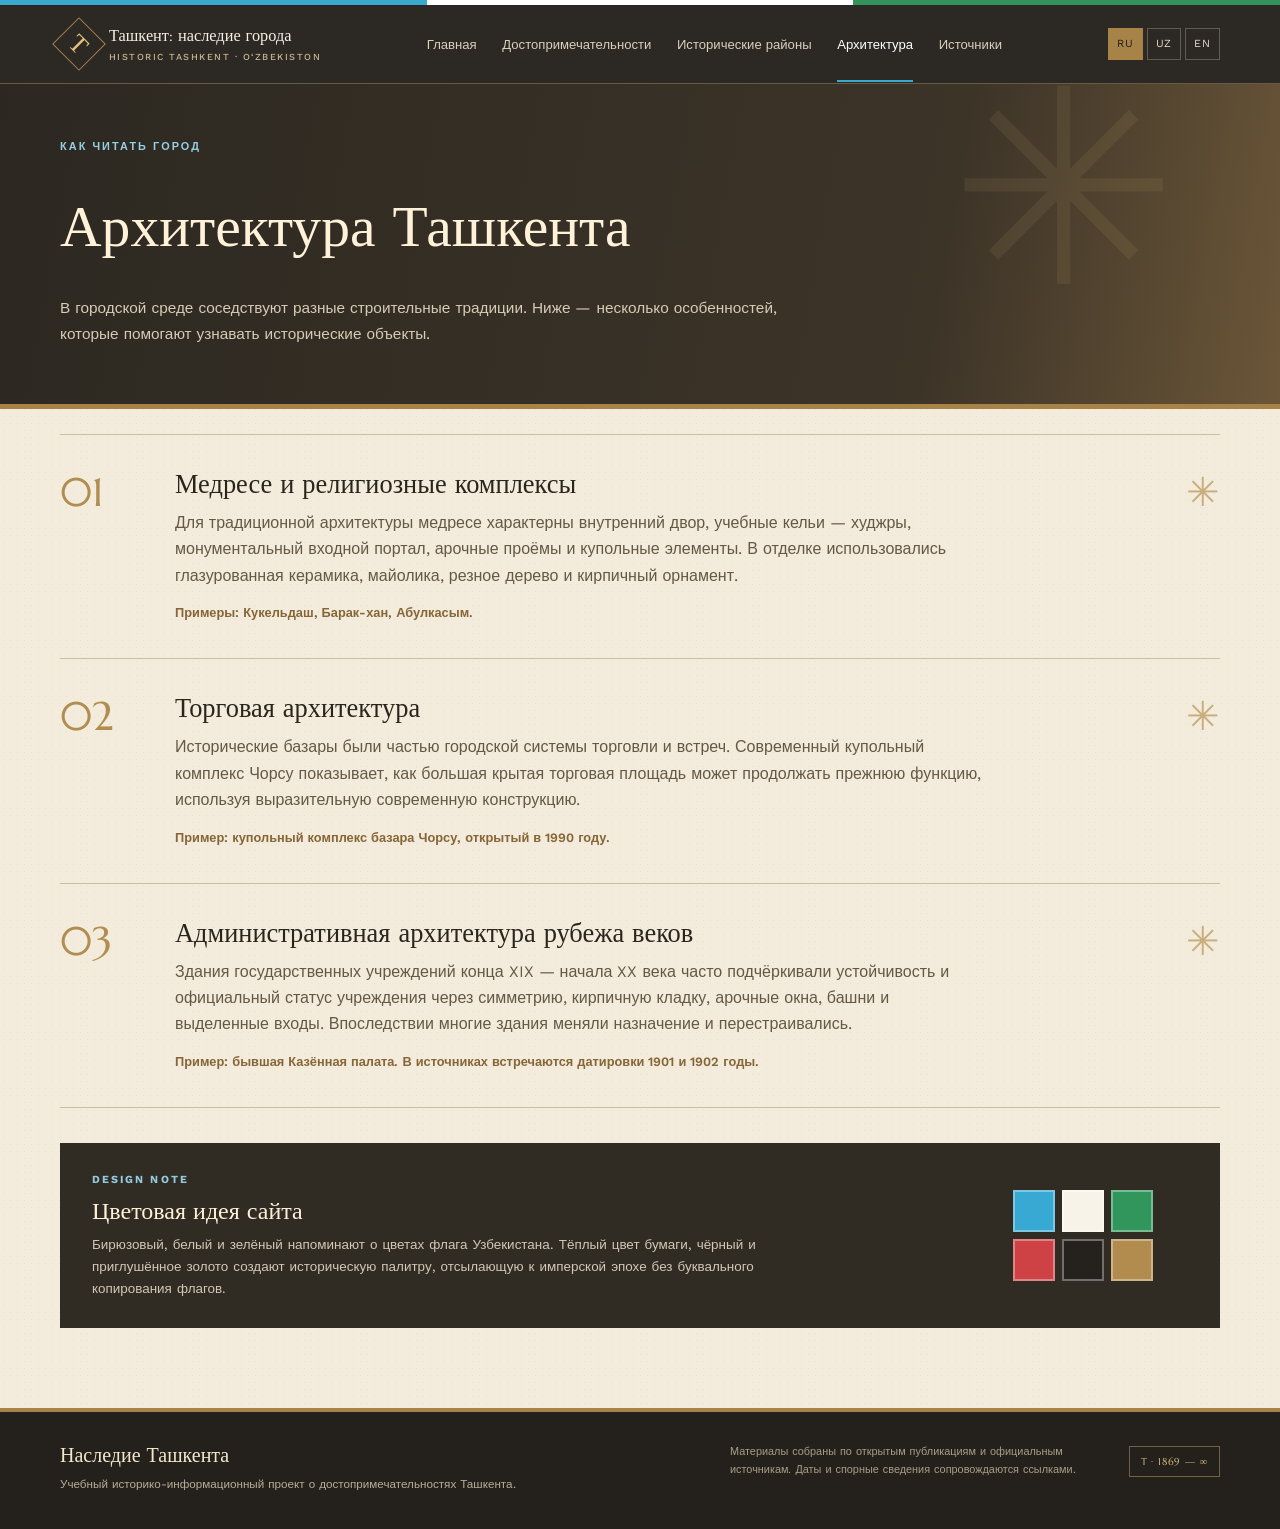
<file: architecture.html>
<!DOCTYPE html>
<html lang="ru">
<head>
  <meta charset="UTF-8">
  <meta name="viewport" content="width=device-width, initial-scale=1, viewport-fit=cover">
  <meta name="theme-color" content="#29251e">
  <meta name="description" content="Исторические здания, медресе, рынки и архитектурное наследие Ташкента.">
  <title>Наследие Ташкента</title>
  <link rel="stylesheet" href="css/site.css">
  <script defer src="js/site.js"></script>
</head>
<body>
  <div id="app" data-page="architecture"><noscript>Для отображения материалов включите JavaScript.</noscript></div>
</body>
</html>
</file>
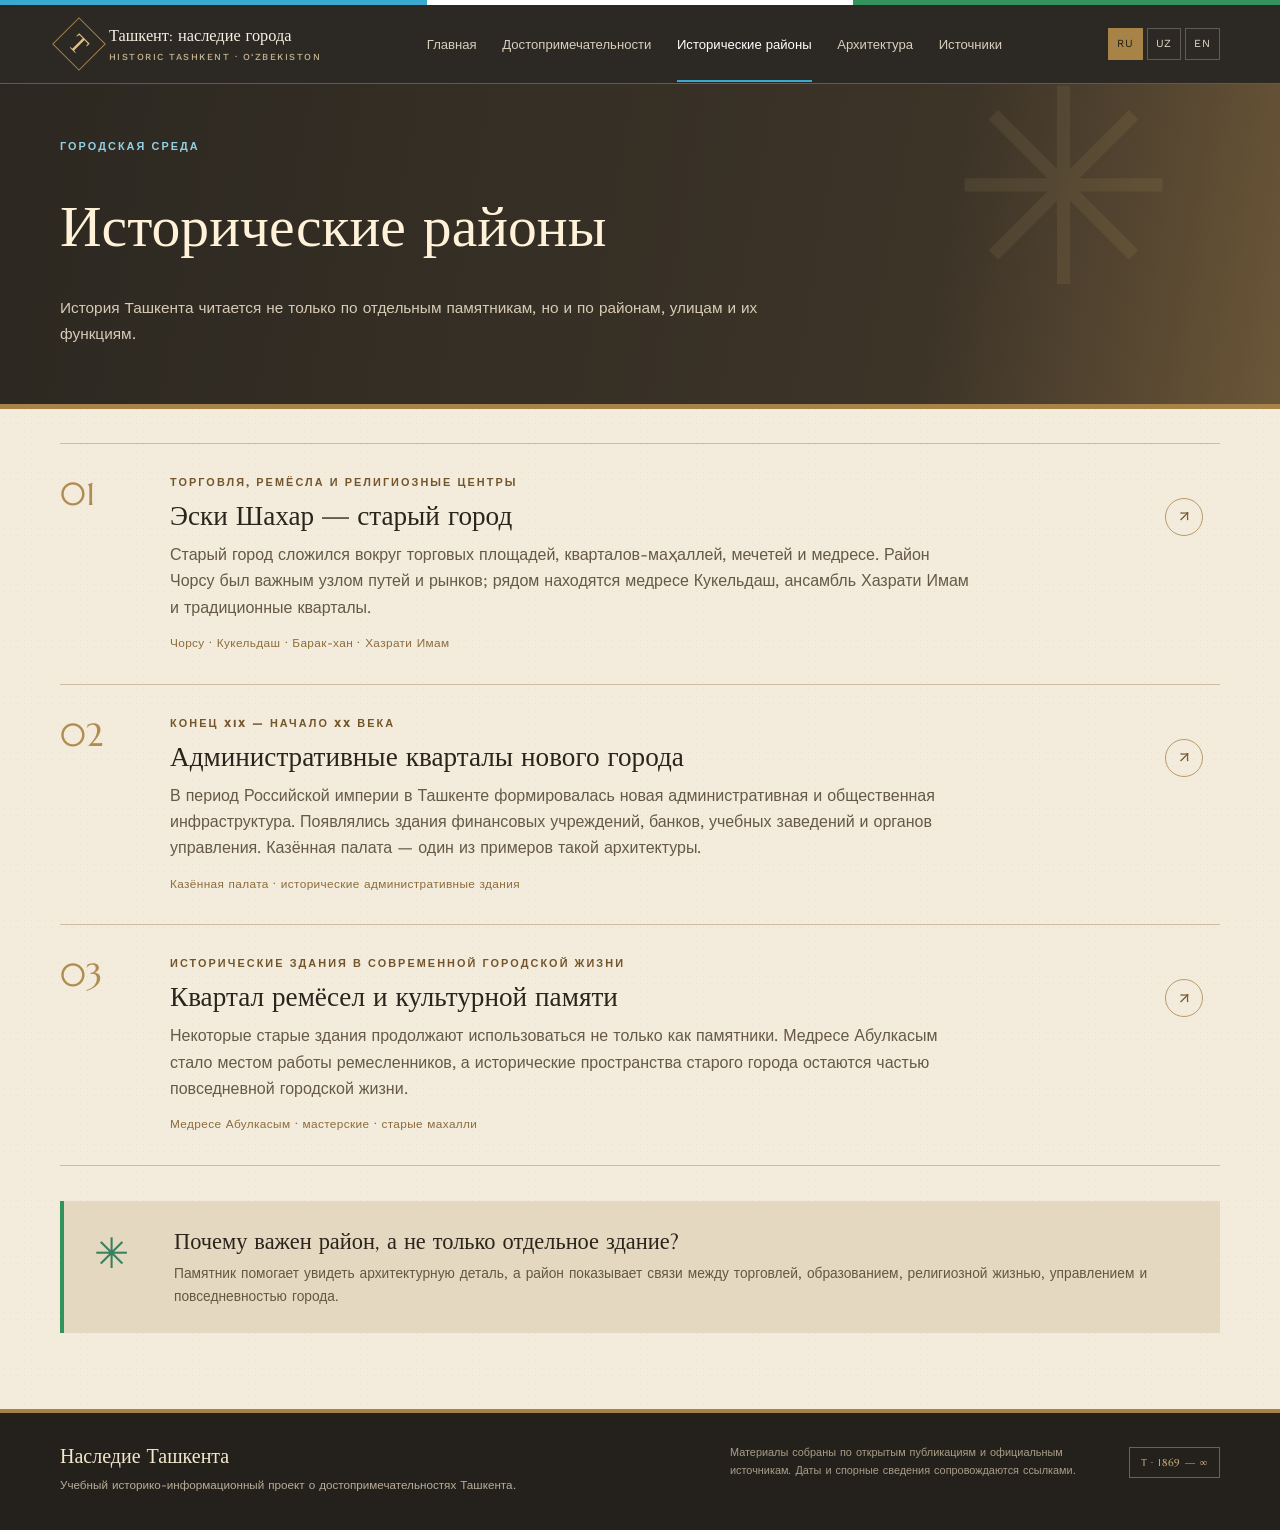
<file: districts.html>
<!DOCTYPE html>
<html lang="ru">
<head>
  <meta charset="UTF-8">
  <meta name="viewport" content="width=device-width, initial-scale=1, viewport-fit=cover">
  <meta name="theme-color" content="#29251e">
  <meta name="description" content="Исторические здания, медресе, рынки и архитектурное наследие Ташкента.">
  <title>Наследие Ташкента</title>
  <link rel="stylesheet" href="css/site.css">
  <script defer src="js/site.js"></script>
</head>
<body>
  <div id="app" data-page="districts"><noscript>Для отображения материалов включите JavaScript.</noscript></div>
</body>
</html>
</file>
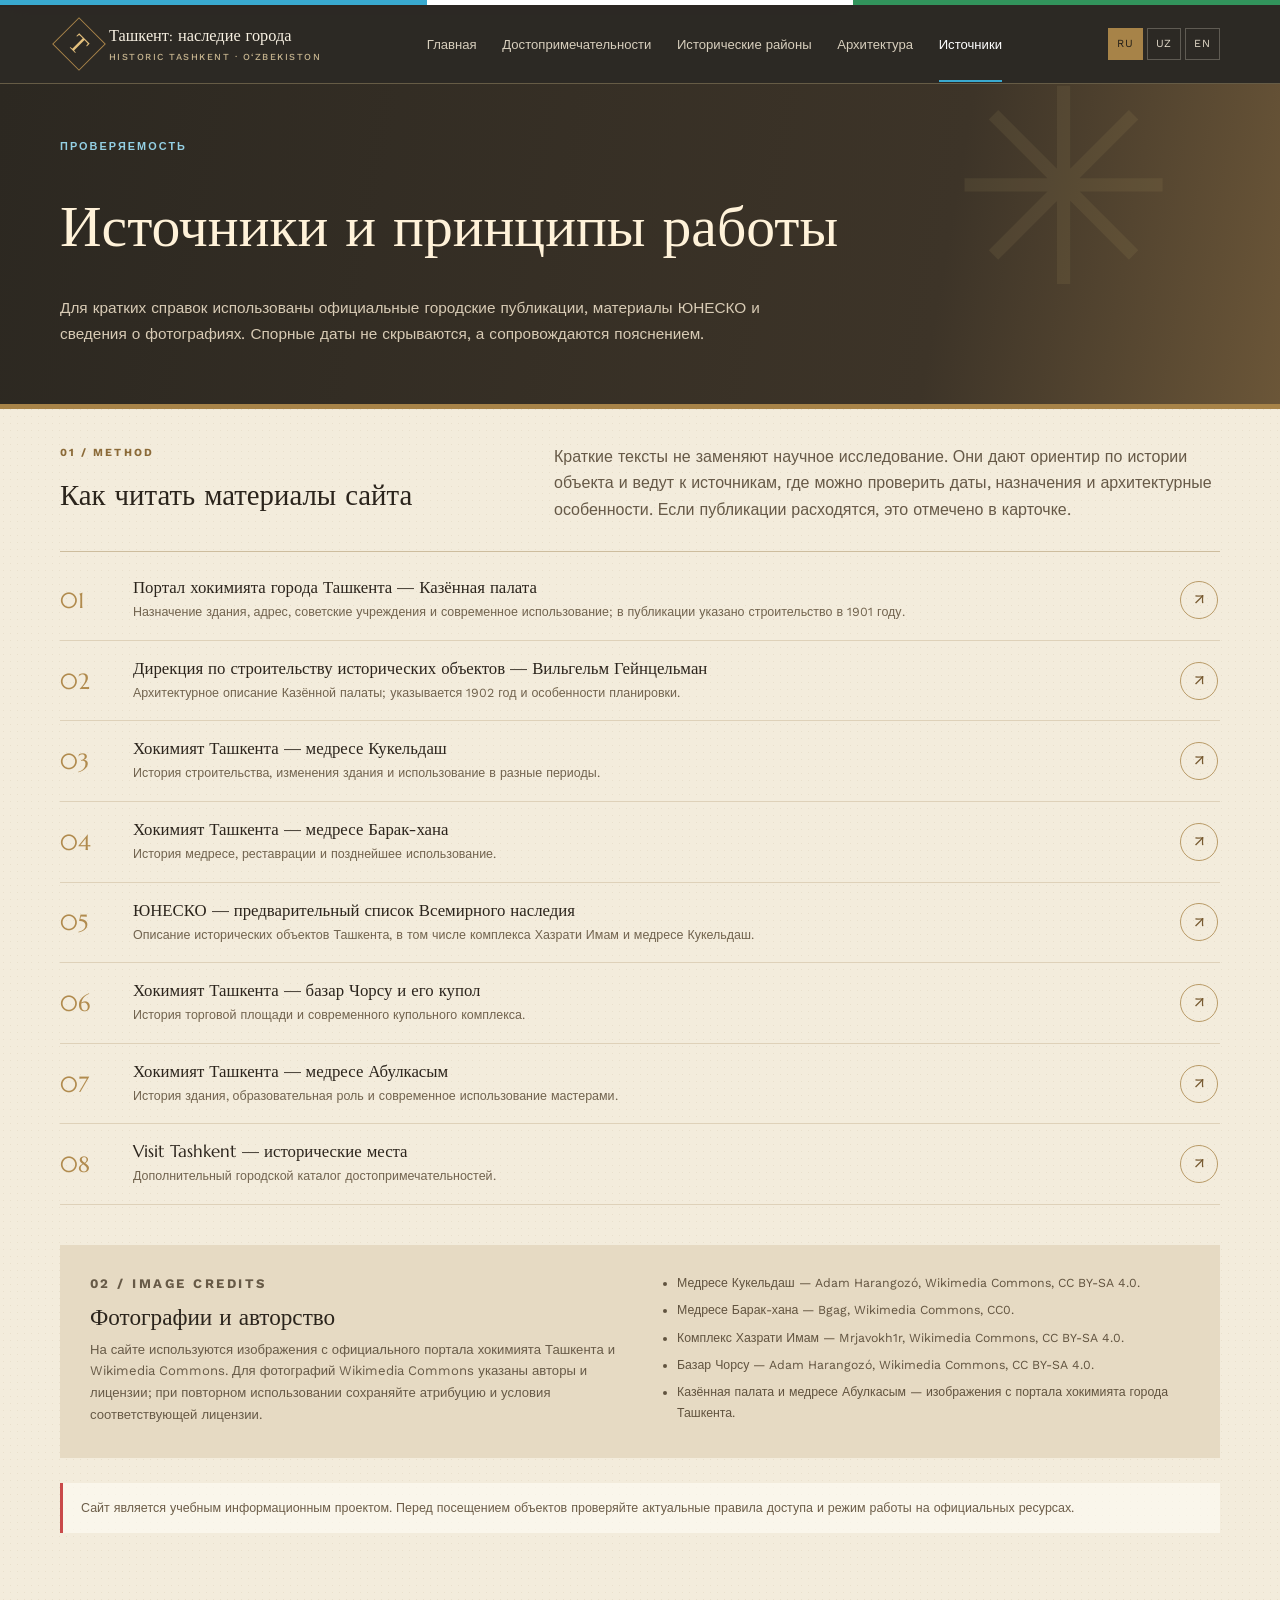
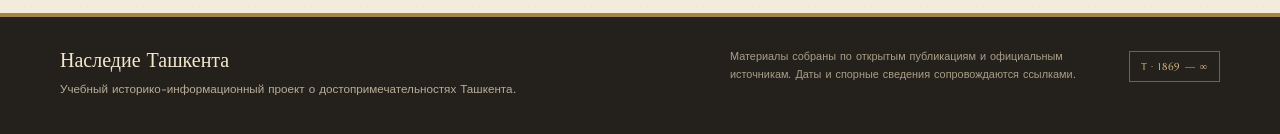
<file: sources.html>
<!DOCTYPE html>
<html lang="ru">
<head>
  <meta charset="UTF-8">
  <meta name="viewport" content="width=device-width, initial-scale=1, viewport-fit=cover">
  <meta name="theme-color" content="#29251e">
  <meta name="description" content="Исторические здания, медресе, рынки и архитектурное наследие Ташкента.">
  <title>Наследие Ташкента</title>
  <link rel="stylesheet" href="css/site.css">
  <script defer src="js/site.js"></script>
</head>
<body>
  <div id="app" data-page="sources"><noscript>Для отображения материалов включите JavaScript.</noscript></div>
</body>
</html>
</file>
<file: css/site.css>
@import url('https://fonts.googleapis.com/css2?family=Marcellus&family=Work+Sans:wght@400;500;600;700&display=swap');
:root{--ink:#2b241c;--muted:#746858;--paper:#f3ecdc;--paper-light:#fbf8f0;--paper-deep:#e8dcc5;--line:#d5c6aa;--gold:#a78348;--gold-dark:#74552b;--uz-blue:#39a9cf;--uz-green:#32945c;--uz-red:#c94a4a;--imperial-black:#25221d;--shadow:0 18px 45px rgba(52,39,20,.12);--serif:'Marcellus',Georgia,serif;--sans:'Work Sans',Arial,sans-serif}
*{box-sizing:border-box}html{scroll-behavior:smooth;scroll-padding-top:88px}body{margin:0;background:var(--paper);color:var(--ink);font-family:var(--sans);line-height:1.65;background-image:radial-gradient(rgba(130,102,57,.09) .6px,transparent .6px);background-size:7px 7px}a{color:inherit;text-decoration:none}button{font:inherit}.wrap{width:min(1160px,calc(100% - 48px));margin:0 auto}
.flag-ribbon{height:5px;display:flex;background:#fff}.flag-ribbon i,.flag-ribbon b{display:block;flex:1}.flag-ribbon i:first-child{background:var(--uz-blue);box-shadow:0 2px 0 var(--uz-red)}.flag-ribbon b{background:#fff;box-shadow:0 2px 0 var(--uz-red)}.flag-ribbon i:last-child{background:var(--uz-green)}
.site-header{position:sticky;top:0;z-index:20;background:rgba(38,35,30,.97);color:#f8f1e2;border-bottom:1px solid rgba(211,185,133,.35);backdrop-filter:blur(12px)}.header-inner{min-height:78px;display:flex;align-items:center;gap:28px}.brand{display:flex;align-items:center;gap:11px;min-width:215px;font-family:var(--serif);font-size:1.02rem;line-height:1.2}.brand small{display:block;font:500 .58rem var(--sans);letter-spacing:.16em;color:#c7b58f;margin-top:5px}.brand-mark{width:38px;height:38px;border:1px solid var(--gold);color:#e5c17d;display:grid;place-items:center;font:1.6rem var(--serif);transform:rotate(45deg)}.brand-mark::first-letter{transform:rotate(-45deg)}.main-nav{display:flex;align-items:center;justify-content:center;gap:clamp(12px,2vw,28px);flex:1}.main-nav a{font-size:.82rem;color:#d8cfbd;padding:28px 0 24px;border-bottom:2px solid transparent;transition:.2s}.main-nav a:hover,.main-nav a.active{color:#fff;border-color:var(--uz-blue)}.lang-switch{display:flex;gap:4px}.lang-switch button{border:1px solid rgba(246,238,220,.25);background:transparent;color:#e5dccb;padding:6px 8px;font-size:.68rem;letter-spacing:.08em;cursor:pointer}.lang-switch button.active{background:var(--gold);color:#211d17;border-color:var(--gold)}.menu-toggle{display:none;background:none;border:1px solid #75664f;color:#fff;padding:6px 10px;font-size:1.2rem}
.hero-home{position:relative;overflow:hidden;color:#f9f1e1;background:linear-gradient(100deg,rgba(31,29,25,.96) 0%,rgba(37,34,28,.89) 49%,rgba(38,34,28,.56) 100%),url('https://commons.wikimedia.org/wiki/Special:FilePath/Hazrati_Imam_complex.jpg?width=1800') center/cover no-repeat;padding:84px 0 76px;border-bottom:5px solid var(--gold)}.hero-home::before{content:'';position:absolute;inset:0;background:linear-gradient(90deg,transparent 0 70%,rgba(167,131,72,.12));pointer-events:none}.hero-grid{position:relative;display:grid;grid-template-columns:1.05fr .95fr;align-items:center;gap:55px}.eyebrow,.section-kicker{font-size:.68rem;letter-spacing:.19em;text-transform:uppercase;color:var(--gold-dark);font-weight:700}.eyebrow.light{color:#b7ddec}.hero-copy h1{font:clamp(2.7rem,5vw,5rem)/1.08 var(--serif);max-width:750px;margin:19px 0 20px;color:#fff4df;letter-spacing:-.035em}.hero-lead{font-size:1.02rem;color:#ddd2bd;max-width:590px;margin:0}.hero-actions{display:flex;gap:12px;flex-wrap:wrap;margin-top:30px}.btn{min-height:46px;padding:12px 18px;display:inline-flex;align-items:center;justify-content:center;gap:15px;font-size:.8rem;font-weight:600;letter-spacing:.02em;transition:transform .2s,background .2s}.btn:hover{transform:translateY(-2px)}.btn-primary{background:var(--uz-blue);color:#102a35;border:1px solid var(--uz-blue)}.btn-outline{border:1px solid rgba(247,235,207,.55);color:#f6ead4}.btn-dark{background:var(--imperial-black);color:#f5e8ca}.hero-rule{margin-top:46px;display:flex;align-items:center;gap:13px;color:#c6b48f}.hero-rule span{width:45px;height:1px;background:var(--gold)}.hero-rule small{font-size:.68rem;letter-spacing:.16em;text-transform:uppercase}.hero-gallery{height:390px;position:relative}.hero-photo{position:absolute;margin:0;border:7px solid rgba(246,236,215,.85);box-shadow:var(--shadow);overflow:hidden}.hero-photo img{display:block;width:100%;height:100%;object-fit:cover}.hero-photo-main{width:76%;height:82%;right:0;top:0;transform:rotate(1.5deg)}.hero-photo-small{width:48%;height:46%;left:0;bottom:0;transform:rotate(-3deg);border-width:5px}.gallery-stamp{position:absolute;bottom:28px;right:8px;background:var(--gold);color:#282118;width:100px;height:100px;display:grid;place-content:center;text-align:center;font: .62rem/1.7 var(--sans);letter-spacing:.18em;transform:rotate(8deg);box-shadow:var(--shadow)}.gallery-stamp b{font:1rem var(--serif)}.hero-bottom-line{position:absolute;bottom:0;left:0;width:100%;height:5px;background:linear-gradient(90deg,var(--uz-blue) 0 30%,#fff 30% 60%,var(--uz-green) 60% 100%)}
.intro-section{padding-top:74px;padding-bottom:68px}.section-kicker{margin:0 0 15px;color:#8b6a38}.intro-grid{display:grid;grid-template-columns:.8fr 1.2fr;gap:60px;align-items:start}.intro-grid h2,.section-heading h2,.timeline-section h2,.feature-copy h2,.end-callout h2{font:clamp(1.7rem,3vw,2.75rem)/1.2 var(--serif);margin:0;color:#332a1e}.intro-grid>p{margin:0;color:#615646;max-width:690px}.feature-band{background:#e4d8c0;border-top:1px solid #d3c3a5;border-bottom:1px solid #d3c3a5;position:relative;overflow:hidden}.feature-grid{display:grid;grid-template-columns:.95fr 1fr 70px;gap:50px;align-items:center;padding-top:44px;padding-bottom:44px}.feature-image{height:300px;overflow:hidden;border:8px solid var(--paper-light);box-shadow:var(--shadow);transform:rotate(-1.4deg)}.feature-image img{width:100%;height:100%;object-fit:cover;display:block}.feature-copy .eyebrow{margin:0 0 10px}.feature-copy h2{font-size:2.2rem;margin-bottom:13px}.feature-copy>p:not(.eyebrow){color:#5d5141;max-width:550px}.text-link{display:inline-flex;gap:12px;align-items:center;color:#765728;border-bottom:1px solid #a98956;padding:5px 0;font-size:.82rem;font-weight:600}.text-link:hover{color:#247fa4}.feature-side-number{font:3rem var(--serif);color:rgba(116,85,43,.38);align-self:end;text-align:right}.collection-section{padding-top:76px;padding-bottom:78px}.section-heading{display:flex;align-items:end;justify-content:space-between;gap:40px;margin-bottom:25px}.section-heading h2{margin-top:6px}.section-heading>p{max-width:420px;color:#746858;font-size:.9rem;margin:0 0 4px}.info-tiles{display:grid;grid-template-columns:repeat(3,1fr);gap:16px}.info-tile{padding:28px 26px 30px;min-height:214px;border:1px solid var(--line);background:rgba(255,252,244,.75);position:relative;overflow:hidden}.info-tile::after{content:'';position:absolute;width:115px;height:115px;border:1px solid currentColor;border-radius:50%;right:-45px;bottom:-52px;opacity:.18}.tile-blue{border-top:4px solid var(--uz-blue)}.tile-green{border-top:4px solid var(--uz-green)}.tile-gold{border-top:4px solid var(--gold)}.tile-symbol{font:2rem var(--serif);color:var(--gold-dark)}.info-tile h3{font:1.25rem var(--serif);margin:12px 0 8px}.info-tile p{font-size:.85rem;color:#6f6250;margin:0}.timeline-section{background:#29251e;color:#f5ecd9;padding:64px 0 76px}.timeline-section h2{color:#f9eed8;margin:0 0 40px}.timeline-section .section-kicker{color:#91c8db}.timeline-grid{display:grid;grid-template-columns:repeat(4,1fr);gap:25px}.timeline-item{border-top:1px solid #716348;padding-top:20px;position:relative}.timeline-dot{position:absolute;top:-5px;left:0;width:9px;height:9px;background:var(--gold);border:2px solid #29251e;border-radius:50%;box-shadow:0 0 0 1px var(--gold)}.timeline-date{color:#b7ddec;font-size:.69rem;letter-spacing:.08em;text-transform:uppercase;margin:0 0 12px}.timeline-item h3{font:1.15rem/1.3 var(--serif);color:#fff0d6;margin:0 0 8px}.timeline-item>p:last-child{font-size:.82rem;color:#c8bcaa;margin:0}.end-callout{padding-top:55px;padding-bottom:60px;display:flex;align-items:center;justify-content:space-between;gap:30px}.end-callout .eyebrow{margin:0 0 8px}.end-callout h2{margin-bottom:6px}.end-callout p:not(.eyebrow){color:#6c5e4c;margin:0}
.page-head{background:linear-gradient(100deg,#2c2821 0%,#3d3428 73%,#6b5638 100%);color:#fff1d9;padding:54px 0 57px;border-bottom:5px solid var(--gold);position:relative;overflow:hidden}.page-head::after{content:'✳';position:absolute;right:8%;top:-65px;font:17rem var(--serif);color:rgba(228,196,134,.08)}.page-head .eyebrow{color:#94d0e4;margin:0 0 10px;position:relative;z-index:1}.page-head h1{font:clamp(2.4rem,4.5vw,3.8rem)/1.1 var(--serif);color:#fff2d9;max-width:800px;position:relative;z-index:1}.page-lead{color:#d8cbb5;max-width:760px;margin:16px 0 0;position:relative;z-index:1;font-size:.96rem}.listing-section{padding-top:36px;padding-bottom:80px}.filter-row{display:flex;gap:8px;flex-wrap:wrap;margin:0 0 25px}.filter-chip{padding:9px 14px;border:1px solid #cdbd9f;background:#f9f4e9;color:#594a35;font-size:.76rem;cursor:pointer;transition:.2s}.filter-chip:hover,.filter-chip.active{background:#2c2821;color:#fff0d8;border-color:#2c2821}.landmark-grid{display:grid;grid-template-columns:repeat(2,1fr);gap:22px}.landmark-card{background:rgba(255,252,245,.9);border:1px solid var(--line);box-shadow:0 8px 22px rgba(63,47,24,.06);display:flex;flex-direction:column;min-width:0;scroll-margin-top:100px}.landmark-card[hidden]{display:none}.landmark-image{height:245px;position:relative;overflow:hidden;background:#d6c7a9}.landmark-image img{width:100%;height:100%;object-fit:cover;display:block;transition:transform .5s}.landmark-card:hover .landmark-image img{transform:scale(1.035)}.image-index{position:absolute;left:14px;bottom:12px;color:#fff;font:1.35rem var(--serif);text-shadow:0 2px 8px rgba(0,0,0,.65)}.landmark-content{padding:21px 23px 18px;display:flex;flex-direction:column;flex:1}.card-meta{font-size:.66rem;letter-spacing:.06em;text-transform:uppercase;color:#8a6b3a;margin:0 0 8px}.card-meta span{color:#b6a27f;padding:0 4px}.landmark-content h2{font:1.55rem/1.2 var(--serif);margin:0 0 8px;color:#33291d}.card-summary{font-size:.86rem;color:#6a5e4d;margin:0 0 12px}.landmark-content details{border-top:1px solid #e1d5c1;padding-top:10px;margin-top:auto}.landmark-content summary{cursor:pointer;font-size:.78rem;color:#795a2c;font-weight:600;list-style:none}.landmark-content summary::-webkit-details-marker{display:none}.landmark-content summary::after{content:'＋';float:right;color:#399ac1}.landmark-content details[open] summary::after{content:'−'}.card-detail{color:#615442;font-size:.82rem;margin:12px 0}.card-address{font-size:.75rem;color:#76674f;margin:7px 0}.card-address strong{color:#2b92b9}.source-line{font-size:.72rem;color:#76674f;margin:6px 0}.source-line a{color:#277d9e;text-decoration:underline;text-underline-offset:2px}.photo-credit{font-size:.65rem;color:#958671;margin:13px 0 0;padding-top:9px;border-top:1px solid #e8dfcf}
.area-section{padding-top:34px;padding-bottom:76px}.area-list{border-top:1px solid #cdbd9e}.area-card{display:grid;grid-template-columns:85px 1fr 55px;gap:25px;padding:30px 0;border-bottom:1px solid #cdbd9e;align-items:start}.area-number{font:2rem var(--serif);color:#b18c50}.area-main .eyebrow{margin:0 0 7px}.area-main h2{font:1.7rem var(--serif);margin:0 0 9px}.area-main>p:not(.eyebrow){max-width:800px;color:#665947;margin:0 0 13px}.area-places{font-size:.74rem;color:#8c6d3b;letter-spacing:.03em}.round-link{width:38px;height:38px;border:1px solid #b99b68;color:#775a31;display:grid;place-items:center;border-radius:50%;font-size:1.05rem;transition:.2s}.round-link:hover{background:#2d2821;color:#fff}.area-link{padding-top:24px}.note-panel{margin-top:35px;background:#e4d8c0;border-left:4px solid var(--uz-green);padding:26px 30px;display:grid;grid-template-columns:60px 1fr;gap:20px;align-items:start}.note-mark{font:2.6rem var(--serif);color:#397f5d}.note-panel h2{font:1.4rem var(--serif);margin:0 0 7px}.note-panel p{margin:0;color:#655741;font-size:.86rem}
.architecture-section{padding-top:25px;padding-bottom:80px}.architecture-list{border-top:1px solid #cdbd9e}.architecture-block{display:grid;grid-template-columns:95px 1fr 70px;gap:20px;padding:32px 0 35px;border-bottom:1px solid #cdbd9e;align-items:start}.architecture-num{font:2.5rem var(--serif);color:#b28d51}.architecture-block h2{font:1.65rem var(--serif);margin:0 0 10px}.architecture-block p{max-width:810px;margin:0;color:#655845}.examples{margin-top:13px;color:#866536;font-size:.8rem;font-weight:600}.architecture-mark{font:2.5rem var(--serif);color:#c8ae7d;text-align:right}.palette-panel{margin-top:35px;padding:28px 32px;background:#302b23;color:#f4ead6;display:grid;grid-template-columns:1fr auto;gap:40px;align-items:center}.palette-panel .eyebrow{color:#93cbde;margin:0 0 7px}.palette-panel h2{font:1.5rem var(--serif);margin:0 0 8px;color:#fff0d7}.palette-panel p:not(.eyebrow){margin:0;color:#d4c8b4;font-size:.84rem;max-width:740px}.palette-swatches{display:flex;gap:7px;flex-wrap:wrap;max-width:175px}.swatch{width:42px;height:42px;border:2px solid rgba(255,255,255,.35);display:inline-block}.uz-blue{background:#38a9d2}.paper-white{background:#f8f3e8}.uz-green{background:#31965c}.uz-red{background:#ce4245}.imperial-black{background:#25221d}.imperial-gold{background:#b28c4f}
.sources-section{padding-top:35px;padding-bottom:80px}.sources-intro{display:grid;grid-template-columns:.8fr 1.2fr;gap:50px;padding-bottom:28px;border-bottom:1px solid #cdbd9e}.sources-intro h2{font:1.8rem var(--serif);margin:0}.sources-intro>p{color:#665947;margin:0}.source-list{margin-top:8px}.source-card{display:grid;grid-template-columns:55px 1fr 40px;gap:18px;align-items:center;padding:17px 0;border-bottom:1px solid #ded1b9}.source-number{font:1.4rem var(--serif);color:#b18b4e}.source-card h3{font:1.05rem var(--serif);margin:0 0 4px}.source-card p{color:#71634e;font-size:.78rem;margin:0}.credits-panel{margin-top:40px;padding:28px 30px;background:#e6dac3;display:grid;grid-template-columns:1fr 1fr;gap:36px}.credits-panel .section-kicker{margin:0 0 7px}.credits-panel h2{font:1.45rem var(--serif);margin:0 0 8px}.credits-panel p{font-size:.82rem;color:#675a47;margin:0}.credits-panel ul{padding-left:19px;margin:0;color:#61533f;font-size:.77rem}.credits-panel li{margin:0 0 7px}.disclaimer{padding:15px 18px;margin:25px 0 0;border-left:3px solid var(--uz-red);background:rgba(255,252,244,.65);font-size:.78rem;color:#6c5d48}
.site-footer{background:#24211c;color:#d5c9b3;border-top:4px solid var(--gold);padding:31px 0 34px}.footer-inner{display:flex;justify-content:space-between;gap:40px;align-items:flex-start}.footer-brand{font:1.25rem var(--serif);color:#f4e7cd}.footer-inner p{font-size:.73rem;color:#b9ad99;margin:7px 0 0}.footer-side{display:flex;gap:24px;align-items:center;max-width:490px;font-size:.68rem;color:#a99d87}.footer-seal{border:1px solid #746044;padding:8px 11px;color:#d3b77d;white-space:nowrap;font: .65rem var(--serif);letter-spacing:.08em}
.image-failed{visibility:hidden}
@media(max-width:950px){.header-inner{gap:14px}.brand{min-width:175px;font-size:.9rem}.main-nav{gap:11px}.main-nav a{font-size:.73rem}.hero-grid{gap:30px}.feature-grid{gap:30px}.feature-side-number{display:none}.feature-grid{grid-template-columns:1fr 1fr}.timeline-grid{grid-template-columns:repeat(2,1fr);row-gap:32px}}
@media(max-width:720px){.wrap{width:min(100% - 32px,560px)}.header-inner{min-height:68px;flex-wrap:wrap;padding-top:10px;padding-bottom:10px}.brand{flex:1}.menu-toggle{display:block;order:2}.lang-switch{order:3}.main-nav{display:none;order:4;flex:0 0 100%;padding:7px 0 9px;align-items:stretch;flex-direction:column;gap:0}.main-nav.open{display:flex}.main-nav a{padding:10px 0;border-bottom:1px solid rgba(255,255,255,.1)}.hero-home{padding:58px 0 52px}.hero-grid{grid-template-columns:1fr}.hero-copy h1{font-size:2.6rem}.hero-gallery{height:285px;margin:8px 10px 0}.hero-photo-main{width:74%;height:84%}.hero-photo-small{width:47%;height:47%}.intro-section{padding:50px 0}.intro-grid,.sources-intro{grid-template-columns:1fr;gap:12px}.feature-grid{grid-template-columns:1fr;gap:25px;padding-top:30px;padding-bottom:34px}.feature-image{height:245px}.feature-copy h2{font-size:1.9rem}.section-heading{display:block}.section-heading>p{margin-top:12px}.info-tiles{grid-template-columns:1fr}.info-tile{min-height:auto}.collection-section{padding-top:55px;padding-bottom:55px}.timeline-grid{grid-template-columns:1fr;gap:24px}.timeline-section{padding:50px 0}.end-callout{display:block;padding-top:40px;padding-bottom:45px}.end-callout .btn{margin-top:18px}.page-head{padding:42px 0}.page-head h1{font-size:2.3rem}.landmark-grid{grid-template-columns:1fr}.landmark-image{height:225px}.area-card{grid-template-columns:43px 1fr 38px;gap:12px;padding:24px 0}.area-number{font-size:1.6rem}.area-main h2{font-size:1.4rem}.note-panel{grid-template-columns:35px 1fr;padding:20px 18px;gap:12px}.architecture-block{grid-template-columns:50px 1fr;gap:12px}.architecture-mark{display:none}.architecture-block h2{font-size:1.4rem}.palette-panel{grid-template-columns:1fr;padding:24px 22px;gap:22px}.palette-swatches{max-width:none}.credits-panel{grid-template-columns:1fr;padding:23px 20px;gap:22px}.source-card{grid-template-columns:35px 1fr 36px;gap:10px}.footer-inner{display:block}.footer-side{margin-top:20px;max-width:none;align-items:flex-start}.footer-seal{display:none}}
@media(prefers-reduced-motion:reduce){html{scroll-behavior:auto}*,*::before,*::after{transition:none!important}}
</file>
